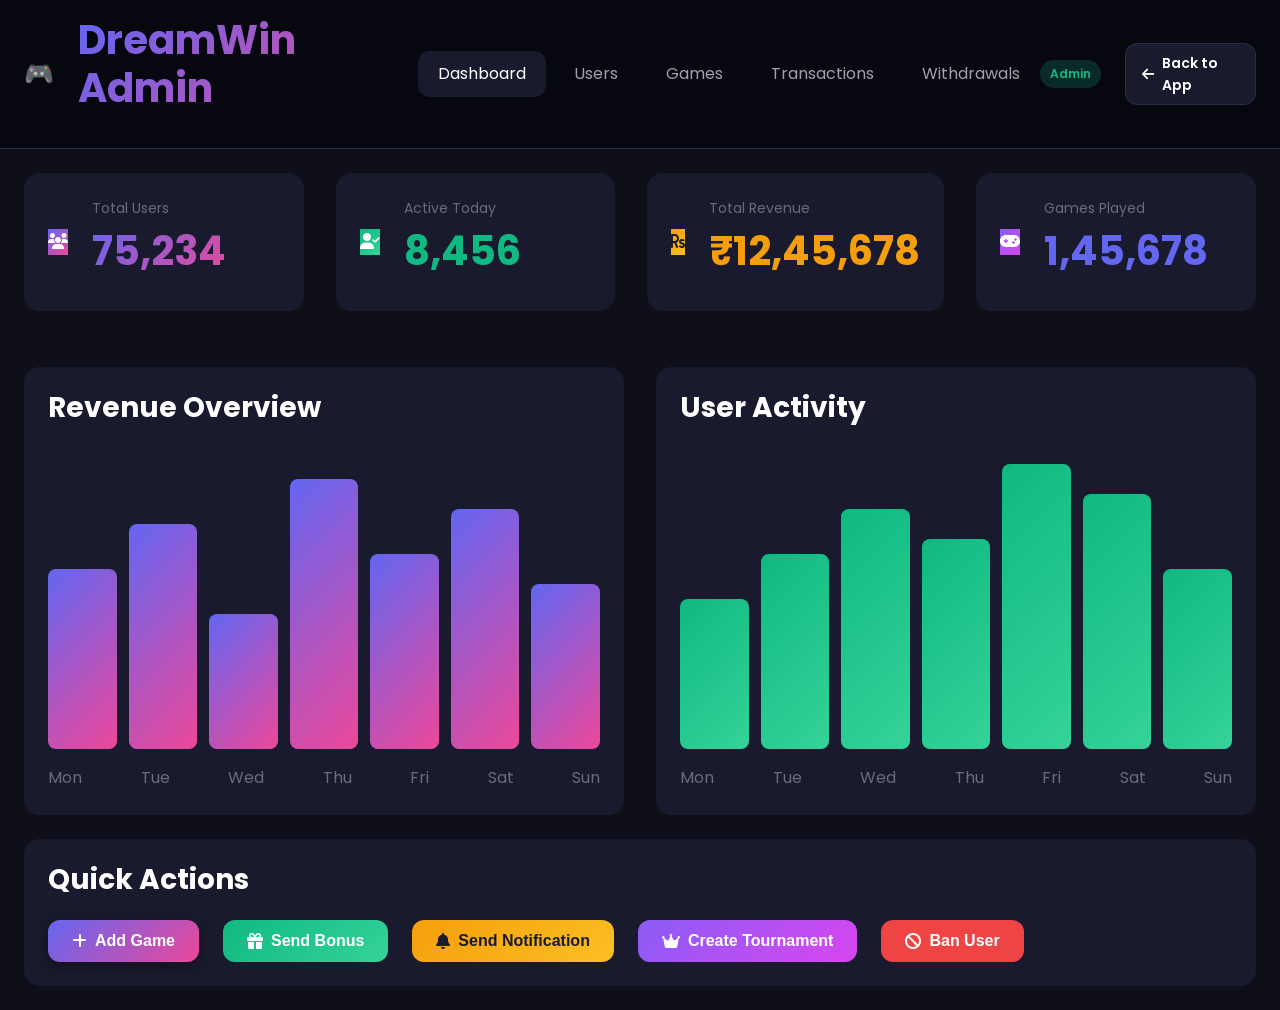
<file: pages/admin.html>
<!DOCTYPE html>
<html lang="en" data-theme="dark">
<head>
    <meta charset="UTF-8">
    <meta name="viewport" content="width=device-width, initial-scale=1.0">
    <title>Admin Panel - DreamWin</title>
    <link rel="icon" type="image/svg+xml" href="data:image/svg+xml,<svg xmlns='http://www.w3.org/2000/svg' viewBox='0 0 100 100'><text y='.9em' font-size='90'>🎮</text></svg>">
    <link rel="stylesheet" href="https://cdnjs.cloudflare.com/ajax/libs/font-awesome/6.4.0/css/all.min.css">
    <link href="https://fonts.googleapis.com/css2?family=Poppins:wght@300;400;500;600;700;800&display=swap" rel="stylesheet">
    <link rel="stylesheet" href="../css/styles.css">
    <style>
        body { font-family: 'Poppins', sans-serif; }
        .admin-header {
            background: var(--darker-bg);
            padding: 16px 24px;
            border-bottom: 1px solid var(--border-color);
            display: flex;
            justify-content: space-between;
            align-items: center;
        }
        .admin-nav {
            display: flex;
            gap: 8px;
        }
        .admin-nav-item {
            padding: 10px 20px;
            color: var(--text-secondary);
            border-radius: var(--border-radius-md);
            cursor: pointer;
            transition: var(--transition-fast);
        }
        .admin-nav-item:hover, .admin-nav-item.active {
            background: var(--card-bg);
            color: var(--text-primary);
        }
        .admin-content {
            padding: 24px;
        }
        .stat-card-large {
            background: var(--card-bg);
            border-radius: var(--border-radius-lg);
            padding: 24px;
        }
        .stat-card-large .stat-value {
            font-size: 2.5rem;
        }
        .chart-container {
            background: var(--card-bg);
            border-radius: var(--border-radius-lg);
            padding: 24px;
            margin-top: 24px;
        }
        .admin-table {
            width: 100%;
            background: var(--card-bg);
            border-radius: var(--border-radius-lg);
            overflow: hidden;
        }
        .admin-table th {
            background: var(--darker-bg);
        }
        .admin-action-btn {
            padding: 6px 12px;
            border-radius: var(--border-radius-sm);
            font-size: 0.75rem;
            cursor: pointer;
            transition: var(--transition-fast);
        }
        .admin-action-btn.edit {
            background: rgba(99, 102, 241, 0.2);
            color: var(--primary-light);
        }
        .admin-action-btn.delete {
            background: rgba(239, 68, 68, 0.2);
            color: var(--danger-color);
        }
        .admin-action-btn:hover {
            transform: scale(1.05);
        }
    </style>
<script src="https://sites.super.myninja.ai/_assets/ninja-daytona-script.js"></script>
</head>
<body>
    <div class="admin-layout">
        <!-- Admin Header -->
        <header class="admin-header">
            <div class="flex items-center gap-3">
                <span style="font-size: 1.5rem">🎮</span>
                <h1 class="text-gradient">DreamWin Admin</h1>
            </div>
            <nav class="admin-nav">
                <div class="admin-nav-item active" onclick="showAdminSection('dashboard')">Dashboard</div>
                <div class="admin-nav-item" onclick="showAdminSection('users')">Users</div>
                <div class="admin-nav-item" onclick="showAdminSection('games')">Games</div>
                <div class="admin-nav-item" onclick="showAdminSection('transactions')">Transactions</div>
                <div class="admin-nav-item" onclick="showAdminSection('withdrawals')">Withdrawals</div>
            </nav>
            <div class="flex items-center gap-3">
                <span class="badge badge-success">Admin</span>
                <a href="../index.html" class="btn btn-secondary btn-sm">
                    <i class="fas fa-arrow-left"></i> Back to App
                </a>
            </div>
        </header>

        <!-- Admin Content -->
        <main class="admin-content">
            <!-- Dashboard Section -->
            <div id="admin-dashboard">
                <!-- Stats Row -->
                <div class="grid grid-4 gap-4 mb-4">
                    <div class="stat-card-large">
                        <div class="flex items-center gap-3">
                            <div class="achievement-icon" style="background: var(--gradient-primary); color: white;">
                                <i class="fas fa-users"></i>
                            </div>
                            <div>
                                <div class="stat-label">Total Users</div>
                                <div class="stat-value text-gradient" id="admin-total-users">75,234</div>
                            </div>
                        </div>
                    </div>
                    <div class="stat-card-large">
                        <div class="flex items-center gap-3">
                            <div class="achievement-icon" style="background: var(--gradient-success); color: white;">
                                <i class="fas fa-user-check"></i>
                            </div>
                            <div>
                                <div class="stat-label">Active Today</div>
                                <div class="stat-value text-success" id="admin-active-users">8,456</div>
                            </div>
                        </div>
                    </div>
                    <div class="stat-card-large">
                        <div class="flex items-center gap-3">
                            <div class="achievement-icon" style="background: var(--gradient-gold); color: #1a1a2e;">
                                <i class="fas fa-rupee-sign"></i>
                            </div>
                            <div>
                                <div class="stat-label">Total Revenue</div>
                                <div class="stat-value text-warning" id="admin-revenue">₹12,45,678</div>
                            </div>
                        </div>
                    </div>
                    <div class="stat-card-large">
                        <div class="flex items-center gap-3">
                            <div class="achievement-icon" style="background: var(--gradient-vip); color: white;">
                                <i class="fas fa-gamepad"></i>
                            </div>
                            <div>
                                <div class="stat-label">Games Played</div>
                                <div class="stat-value text-primary" id="admin-games-played">1,45,678</div>
                            </div>
                        </div>
                    </div>
                </div>

                <!-- Charts Row -->
                <div class="grid grid-2 gap-4">
                    <div class="chart-container">
                        <h3 class="mb-3">Revenue Overview</h3>
                        <div style="height: 300px; display: flex; align-items: flex-end; gap: 12px;">
                            <div style="flex: 1; background: var(--gradient-primary); height: 60%; border-radius: 8px;"></div>
                            <div style="flex: 1; background: var(--gradient-primary); height: 75%; border-radius: 8px;"></div>
                            <div style="flex: 1; background: var(--gradient-primary); height: 45%; border-radius: 8px;"></div>
                            <div style="flex: 1; background: var(--gradient-primary); height: 90%; border-radius: 8px;"></div>
                            <div style="flex: 1; background: var(--gradient-primary); height: 65%; border-radius: 8px;"></div>
                            <div style="flex: 1; background: var(--gradient-primary); height: 80%; border-radius: 8px;"></div>
                            <div style="flex: 1; background: var(--gradient-primary); height: 55%; border-radius: 8px;"></div>
                        </div>
                        <div class="flex justify-between text-muted mt-2">
                            <span>Mon</span><span>Tue</span><span>Wed</span><span>Thu</span><span>Fri</span><span>Sat</span><span>Sun</span>
                        </div>
                    </div>
                    <div class="chart-container">
                        <h3 class="mb-3">User Activity</h3>
                        <div style="height: 300px; display: flex; align-items: flex-end; gap: 12px;">
                            <div style="flex: 1; background: var(--gradient-success); height: 50%; border-radius: 8px;"></div>
                            <div style="flex: 1; background: var(--gradient-success); height: 65%; border-radius: 8px;"></div>
                            <div style="flex: 1; background: var(--gradient-success); height: 80%; border-radius: 8px;"></div>
                            <div style="flex: 1; background: var(--gradient-success); height: 70%; border-radius: 8px;"></div>
                            <div style="flex: 1; background: var(--gradient-success); height: 95%; border-radius: 8px;"></div>
                            <div style="flex: 1; background: var(--gradient-success); height: 85%; border-radius: 8px;"></div>
                            <div style="flex: 1; background: var(--gradient-success); height: 60%; border-radius: 8px;"></div>
                        </div>
                        <div class="flex justify-between text-muted mt-2">
                            <span>Mon</span><span>Tue</span><span>Wed</span><span>Thu</span><span>Fri</span><span>Sat</span><span>Sun</span>
                        </div>
                    </div>
                </div>

                <!-- Quick Actions -->
                <div class="chart-container">
                    <h3 class="mb-3">Quick Actions</h3>
                    <div class="flex gap-3 flex-wrap">
                        <button class="btn btn-primary"><i class="fas fa-plus"></i> Add Game</button>
                        <button class="btn btn-success"><i class="fas fa-gift"></i> Send Bonus</button>
                        <button class="btn btn-warning"><i class="fas fa-bell"></i> Send Notification</button>
                        <button class="btn btn-vip"><i class="fas fa-crown"></i> Create Tournament</button>
                        <button class="btn btn-danger"><i class="fas fa-ban"></i> Ban User</button>
                    </div>
                </div>
            </div>

            <!-- Users Section -->
            <div id="admin-users" class="hidden">
                <div class="flex justify-between items-center mb-4">
                    <h2>Users Management</h2>
                    <div class="flex gap-2">
                        <input type="text" class="form-input" placeholder="Search users..." style="width: 300px;">
                        <button class="btn btn-primary"><i class="fas fa-search"></i></button>
                    </div>
                </div>
                <div class="table-container">
                    <table class="admin-table">
                        <thead>
                            <tr>
                                <th>ID</th>
                                <th>Name</th>
                                <th>Phone</th>
                                <th>Level</th>
                                <th>Balance</th>
                                <th>Status</th>
                                <th>Joined</th>
                                <th>Actions</th>
                            </tr>
                        </thead>
                        <tbody id="users-table-body">
                            <!-- Users loaded by JS -->
                        </tbody>
                    </table>
                </div>
            </div>

            <!-- Games Section -->
            <div id="admin-games" class="hidden">
                <div class="flex justify-between items-center mb-4">
                    <h2>Games Management</h2>
                    <button class="btn btn-primary"><i class="fas fa-plus"></i> Add New Game</button>
                </div>
                <div class="table-container">
                    <table class="admin-table">
                        <thead>
                            <tr>
                                <th>ID</th>
                                <th>Name</th>
                                <th>Category</th>
                                <th>Level</th>
                                <th>Players</th>
                                <th>Rating</th>
                                <th>Type</th>
                                <th>Actions</th>
                            </tr>
                        </thead>
                        <tbody id="games-table-body">
                            <!-- Games loaded by JS -->
                        </tbody>
                    </table>
                </div>
            </div>

            <!-- Transactions Section -->
            <div id="admin-transactions" class="hidden">
                <h2 class="mb-4">Transactions</h2>
                <div class="table-container">
                    <table class="admin-table">
                        <thead>
                            <tr>
                                <th>ID</th>
                                <th>User</th>
                                <th>Type</th>
                                <th>Amount</th>
                                <th>Method</th>
                                <th>Status</th>
                                <th>Date</th>
                                <th>Actions</th>
                            </tr>
                        </thead>
                        <tbody id="transactions-table-body">
                            <!-- Transactions loaded by JS -->
                        </tbody>
                    </table>
                </div>
            </div>

            <!-- Withdrawals Section -->
            <div id="admin-withdrawals" class="hidden">
                <h2 class="mb-4">Pending Withdrawals</h2>
                <div class="table-container">
                    <table class="admin-table">
                        <thead>
                            <tr>
                                <th>ID</th>
                                <th>User</th>
                                <th>Amount</th>
                                <th>Bank Account</th>
                                <th>Requested</th>
                                <th>Status</th>
                                <th>Actions</th>
                            </tr>
                        </thead>
                        <tbody>
                            <tr>
                                <td>#W001</td>
                                <td>Rahul K.</td>
                                <td class="text-success">₹5,000</td>
                                <td>XXXX-1234</td>
                                <td>2 hours ago</td>
                                <td><span class="badge badge-warning">Pending</span></td>
                                <td>
                                    <button class="admin-action-btn edit">Approve</button>
                                    <button class="admin-action-btn delete">Reject</button>
                                </td>
                            </tr>
                            <tr>
                                <td>#W002</td>
                                <td>Priya S.</td>
                                <td class="text-success">₹10,000</td>
                                <td>XXXX-5678</td>
                                <td>5 hours ago</td>
                                <td><span class="badge badge-warning">Pending</span></td>
                                <td>
                                    <button class="admin-action-btn edit">Approve</button>
                                    <button class="admin-action-btn delete">Reject</button>
                                </td>
                            </tr>
                            <tr>
                                <td>#W003</td>
                                <td>Amit P.</td>
                                <td class="text-success">₹2,500</td>
                                <td>XXXX-9012</td>
                                <td>1 day ago</td>
                                <td><span class="badge badge-warning">Pending</span></td>
                                <td>
                                    <button class="admin-action-btn edit">Approve</button>
                                    <button class="admin-action-btn delete">Reject</button>
                                </td>
                            </tr>
                        </tbody>
                    </table>
                </div>
            </div>
        </main>
    </div>

    <script>
        // Sample data loading
        function loadAdminUsers() {
            const tbody = document.getElementById('users-table-body');
            const users = [
                { id: 'U001', name: 'Rahul Kumar', phone: '9876543210', level: 5, balance: 2500, status: 'active', joined: '2024-01-15' },
                { id: 'U002', name: 'Priya Sharma', phone: '9876543211', level: 8, balance: 15000, status: 'active', joined: '2024-01-10' },
                { id: 'U003', name: 'Amit Patel', phone: '9876543212', level: 3, balance: 500, status: 'active', joined: '2024-01-20' },
                { id: 'U004', name: 'Sneha Gupta', phone: '9876543213', level: 7, balance: 8500, status: 'banned', joined: '2024-01-05' },
                { id: 'U005', name: 'Vikram Singh', phone: '9876543214', level: 10, balance: 50000, status: 'active', joined: '2024-01-01' },
            ];
            
            tbody.innerHTML = users.map(u => `
                <tr>
                    <td>#${u.id}</td>
                    <td>${u.name}</td>
                    <td>+91 ${u.phone}</td>
                    <td><span class="badge badge-level">Level ${u.level}</span></td>
                    <td>₹${u.balance.toLocaleString()}</td>
                    <td><span class="badge ${u.status === 'active' ? 'badge-success' : 'badge-danger'}">${u.status}</span></td>
                    <td>${u.joined}</td>
                    <td>
                        <button class="admin-action-btn edit">Edit</button>
                        <button class="admin-action-btn delete">${u.status === 'active' ? 'Ban' : 'Unban'}</button>
                    </td>
                </tr>
            `).join('');
        }

        function loadAdminGames() {
            const tbody = document.getElementById('games-table-body');
            const games = [
                { id: 1, name: 'Lucky Dice', category: 'dice', level: 0, players: '10K+', rating: 4.5, type: 'free' },
                { id: 4, name: 'Blackjack', category: 'cards', level: 1, players: '25K+', rating: 4.8, type: 'free' },
                { id: 6, name: 'Poker Pro', category: 'cards', level: 2, players: '40K+', rating: 4.9, type: 'premium' },
                { id: 8, name: 'Teen Patti', category: 'cards', level: 3, players: '100K+', rating: 4.8, type: 'free' },
                { id: 21, name: 'VIP Poker', category: 'cards', level: 9, players: '50K+', rating: 4.9, type: 'vip' },
            ];
            
            tbody.innerHTML = games.map(g => `
                <tr>
                    <td>#${g.id}</td>
                    <td>${g.name}</td>
                    <td><span class="badge badge-primary">${g.category}</span></td>
                    <td>${g.level}</td>
                    <td>${g.players}</td>
                    <td><i class="fas fa-star text-warning"></i> ${g.rating}</td>
                    <td><span class="badge ${g.type === 'free' ? 'badge-success' : g.type === 'vip' ? 'badge-vip' : 'badge-warning'}">${g.type}</span></td>
                    <td>
                        <button class="admin-action-btn edit">Edit</button>
                        <button class="admin-action-btn delete">Delete</button>
                    </td>
                </tr>
            `).join('');
        }

        function loadAdminTransactions() {
            const tbody = document.getElementById('transactions-table-body');
            const transactions = [
                { id: 'T001', user: 'Rahul K.', type: 'deposit', amount: 1000, method: 'UPI', status: 'completed', date: '2024-01-20' },
                { id: 'T002', user: 'Priya S.', type: 'withdraw', amount: 5000, method: 'Bank', status: 'pending', date: '2024-01-20' },
                { id: 'T003', user: 'Amit P.', type: 'deposit', amount: 500, method: 'Card', status: 'completed', date: '2024-01-19' },
                { id: 'T004', user: 'Sneha G.', type: 'bonus', amount: 100, method: '-', status: 'completed', date: '2024-01-19' },
            ];
            
            tbody.innerHTML = transactions.map(t => `
                <tr>
                    <td>#${t.id}</td>
                    <td>${t.user}</td>
                    <td><span class="badge ${t.type === 'deposit' ? 'badge-success' : t.type === 'withdraw' ? 'badge-danger' : 'badge-primary'}">${t.type}</span></td>
                    <td class="${t.type === 'withdraw' ? 'text-danger' : 'text-success'}">${t.type === 'withdraw' ? '-' : '+'}₹${t.amount.toLocaleString()}</td>
                    <td>${t.method}</td>
                    <td><span class="badge ${t.status === 'completed' ? 'badge-success' : 'badge-warning'}">${t.status}</span></td>
                    <td>${t.date}</td>
                    <td>
                        <button class="admin-action-btn edit">View</button>
                    </td>
                </tr>
            `).join('');
        }

        function showAdminSection(section) {
            document.querySelectorAll('.admin-nav-item').forEach(n => n.classList.remove('active'));
            event.target.classList.add('active');
            
            document.querySelectorAll('[id^="admin-"]').forEach(s => {
                if (s.id !== 'admin-dashboard') s.classList.add('hidden');
            });
            
            const sectionElement = document.getElementById(`admin-${section}`);
            if (sectionElement) {
                sectionElement.classList.remove('hidden');
            }
            
            // Load data
            if (section === 'users') loadAdminUsers();
            if (section === 'games') loadAdminGames();
            if (section === 'transactions') loadAdminTransactions();
        }

        // Initialize
        loadAdminUsers();
        loadAdminGames();
        loadAdminTransactions();
    </script>
</body>
</html>
</file>
<file: css/styles.css>
/* ============================================
   DreamWin Gaming Platform - Main Styles
   ============================================ */

/* CSS Variables */
:root {
    --primary-color: #6366f1;
    --primary-dark: #4f46e5;
    --primary-light: #818cf8;
    --secondary-color: #ec4899;
    --secondary-dark: #db2777;
    --accent-color: #f59e0b;
    --accent-light: #fbbf24;
    --success-color: #10b981;
    --warning-color: #f59e0b;
    --danger-color: #ef4444;
    --dark-bg: #0f0f1a;
    --darker-bg: #070710;
    --card-bg: #1a1a2e;
    --card-hover: #252542;
    --border-color: #2d2d4a;
    --text-primary: #ffffff;
    --text-secondary: #a0a0b0;
    --text-muted: #6b6b7b;
    --gradient-primary: linear-gradient(135deg, #6366f1 0%, #ec4899 100%);
    --gradient-gold: linear-gradient(135deg, #f59e0b 0%, #fbbf24 100%);
    --gradient-vip: linear-gradient(135deg, #8b5cf6 0%, #d946ef 100%);
    --gradient-success: linear-gradient(135deg, #10b981 0%, #34d399 100%);
    --shadow-sm: 0 2px 4px rgba(0, 0, 0, 0.3);
    --shadow-md: 0 4px 12px rgba(0, 0, 0, 0.4);
    --shadow-lg: 0 8px 24px rgba(0, 0, 0, 0.5);
    --shadow-glow: 0 0 20px rgba(99, 102, 241, 0.4);
    --border-radius-sm: 8px;
    --border-radius-md: 12px;
    --border-radius-lg: 16px;
    --border-radius-xl: 24px;
    --transition-fast: 0.2s ease;
    --transition-normal: 0.3s ease;
    --transition-slow: 0.5s ease;
}

/* Dark Mode Variables */
[data-theme="dark"] {
    --dark-bg: #0f0f1a;
    --darker-bg: #070710;
    --card-bg: #1a1a2e;
}

/* Light Mode Variables */
[data-theme="light"] {
    --dark-bg: #f5f5f7;
    --darker-bg: #ffffff;
    --card-bg: #ffffff;
    --text-primary: #1a1a2e;
    --text-secondary: #6b6b7b;
    --border-color: #e5e5e5;
}

/* Reset & Base */
* {
    margin: 0;
    padding: 0;
    box-sizing: border-box;
}

html {
    scroll-behavior: smooth;
}

body {
    font-family: 'Segoe UI', Tahoma, Geneva, Verdana, sans-serif;
    background: var(--dark-bg);
    color: var(--text-primary);
    min-height: 100vh;
    line-height: 1.6;
    overflow-x: hidden;
}

/* Scrollbar */
::-webkit-scrollbar {
    width: 8px;
    height: 8px;
}

::-webkit-scrollbar-track {
    background: var(--darker-bg);
}

::-webkit-scrollbar-thumb {
    background: var(--primary-color);
    border-radius: 4px;
}

::-webkit-scrollbar-thumb:hover {
    background: var(--primary-dark);
}

/* Typography */
h1, h2, h3, h4, h5, h6 {
    font-weight: 700;
    line-height: 1.2;
    margin-bottom: 0.5em;
}

h1 { font-size: 2.5rem; }
h2 { font-size: 2rem; }
h3 { font-size: 1.75rem; }
h4 { font-size: 1.5rem; }
h5 { font-size: 1.25rem; }
h6 { font-size: 1rem; }

p {
    margin-bottom: 1rem;
    color: var(--text-secondary);
}

a {
    color: var(--primary-color);
    text-decoration: none;
    transition: var(--transition-fast);
}

a:hover {
    color: var(--primary-light);
}

/* Container */
.container {
    max-width: 1400px;
    margin: 0 auto;
    padding: 0 20px;
}

.container-fluid {
    padding: 0 20px;
}

/* Grid System */
.grid {
    display: grid;
    gap: 20px;
}

.grid-2 { grid-template-columns: repeat(2, 1fr); }
.grid-3 { grid-template-columns: repeat(3, 1fr); }
.grid-4 { grid-template-columns: repeat(4, 1fr); }
.grid-5 { grid-template-columns: repeat(5, 1fr); }

@media (max-width: 1200px) {
    .grid-5 { grid-template-columns: repeat(4, 1fr); }
    .grid-4 { grid-template-columns: repeat(3, 1fr); }
}

@media (max-width: 992px) {
    .grid-5 { grid-template-columns: repeat(3, 1fr); }
    .grid-4 { grid-template-columns: repeat(2, 1fr); }
    .grid-3 { grid-template-columns: repeat(2, 1fr); }
}

@media (max-width: 768px) {
    .grid-5, .grid-4, .grid-3, .grid-2 {
        grid-template-columns: repeat(2, 1fr);
    }
}

@media (max-width: 480px) {
    .grid-5, .grid-4, .grid-3, .grid-2 {
        grid-template-columns: 1fr;
    }
}

/* Flex Utilities */
.flex { display: flex; }
.flex-col { flex-direction: column; }
.flex-wrap { flex-wrap: wrap; }
.items-center { align-items: center; }
.items-start { align-items: flex-start; }
.items-end { align-items: flex-end; }
.justify-center { justify-content: center; }
.justify-between { justify-content: space-between; }
.justify-around { justify-content: space-around; }
.justify-end { justify-content: flex-end; }
.gap-1 { gap: 0.5rem; }
.gap-2 { gap: 1rem; }
.gap-3 { gap: 1.5rem; }
.gap-4 { gap: 2rem; }

/* Buttons */
.btn {
    display: inline-flex;
    align-items: center;
    justify-content: center;
    gap: 8px;
    padding: 12px 24px;
    border: none;
    border-radius: var(--border-radius-md);
    font-size: 1rem;
    font-weight: 600;
    cursor: pointer;
    transition: var(--transition-normal);
    text-decoration: none;
    position: relative;
    overflow: hidden;
}

.btn::before {
    content: '';
    position: absolute;
    top: 0;
    left: -100%;
    width: 100%;
    height: 100%;
    background: linear-gradient(90deg, transparent, rgba(255,255,255,0.2), transparent);
    transition: 0.5s;
}

.btn:hover::before {
    left: 100%;
}

.btn-primary {
    background: var(--gradient-primary);
    color: white;
    box-shadow: var(--shadow-md);
}

.btn-primary:hover {
    transform: translateY(-2px);
    box-shadow: var(--shadow-glow);
}

.btn-secondary {
    background: var(--card-bg);
    color: var(--text-primary);
    border: 1px solid var(--border-color);
}

.btn-secondary:hover {
    background: var(--card-hover);
}

.btn-success {
    background: var(--gradient-success);
    color: white;
}

.btn-warning {
    background: var(--gradient-gold);
    color: #1a1a2e;
}

.btn-danger {
    background: var(--danger-color);
    color: white;
}

.btn-vip {
    background: var(--gradient-vip);
    color: white;
}

.btn-outline {
    background: transparent;
    border: 2px solid var(--primary-color);
    color: var(--primary-color);
}

.btn-outline:hover {
    background: var(--primary-color);
    color: white;
}

.btn-sm {
    padding: 8px 16px;
    font-size: 0.875rem;
}

.btn-lg {
    padding: 16px 32px;
    font-size: 1.125rem;
}

.btn-icon {
    width: 44px;
    height: 44px;
    padding: 0;
    border-radius: 50%;
}

.btn:disabled {
    opacity: 0.5;
    cursor: not-allowed;
    transform: none !important;
}

/* Cards */
.card {
    background: var(--card-bg);
    border-radius: var(--border-radius-lg);
    padding: 24px;
    border: 1px solid var(--border-color);
    transition: var(--transition-normal);
}

.card:hover {
    transform: translateY(-4px);
    box-shadow: var(--shadow-lg);
    border-color: var(--primary-color);
}

.card-header {
    margin-bottom: 16px;
    padding-bottom: 16px;
    border-bottom: 1px solid var(--border-color);
}

.card-title {
    font-size: 1.25rem;
    font-weight: 600;
}

.card-body {
    margin-bottom: 16px;
}

.card-footer {
    padding-top: 16px;
    border-top: 1px solid var(--border-color);
}

/* Game Card */
.game-card {
    position: relative;
    border-radius: var(--border-radius-lg);
    overflow: hidden;
    cursor: pointer;
    transition: var(--transition-normal);
}

.game-card:hover {
    transform: scale(1.03);
}

.game-card-image {
    width: 100%;
    height: 160px;
    object-fit: cover;
}

.game-card-overlay {
    position: absolute;
    bottom: 0;
    left: 0;
    right: 0;
    padding: 16px;
    background: linear-gradient(transparent, rgba(0,0,0,0.9));
}

.game-card-title {
    font-size: 1rem;
    font-weight: 600;
    margin-bottom: 4px;
}

.game-card-meta {
    display: flex;
    align-items: center;
    gap: 12px;
    font-size: 0.75rem;
    color: var(--text-secondary);
}

.game-card-locked {
    position: absolute;
    inset: 0;
    background: rgba(0,0,0,0.8);
    display: flex;
    flex-direction: column;
    align-items: center;
    justify-content: center;
    gap: 8px;
}

.game-card-locked i {
    font-size: 2rem;
    color: var(--text-muted);
}

.game-card-locked span {
    font-size: 0.875rem;
    color: var(--text-secondary);
}

/* Character Card */
.character-card {
    position: relative;
    background: var(--card-bg);
    border-radius: var(--border-radius-lg);
    padding: 16px;
    text-align: center;
    cursor: pointer;
    transition: var(--transition-normal);
    border: 2px solid transparent;
}

.character-card:hover {
    border-color: var(--primary-color);
    transform: translateY(-4px);
}

.character-card.selected {
    border-color: var(--primary-color);
    box-shadow: var(--shadow-glow);
}

.character-card-premium {
    position: absolute;
    top: 8px;
    right: 8px;
    background: var(--gradient-gold);
    color: #1a1a2e;
    padding: 2px 8px;
    border-radius: var(--border-radius-sm);
    font-size: 0.75rem;
    font-weight: 600;
}

.character-avatar {
    width: 80px;
    height: 80px;
    border-radius: 50%;
    margin: 0 auto 12px;
    object-fit: cover;
    border: 3px solid var(--border-color);
}

.character-card.selected .character-avatar {
    border-color: var(--primary-color);
}

.character-name {
    font-weight: 600;
    margin-bottom: 4px;
}

.character-type {
    font-size: 0.75rem;
    color: var(--text-muted);
}

/* Forms */
.form-group {
    margin-bottom: 20px;
}

.form-label {
    display: block;
    margin-bottom: 8px;
    font-weight: 500;
    color: var(--text-secondary);
}

.form-input {
    width: 100%;
    padding: 14px 16px;
    background: var(--darker-bg);
    border: 1px solid var(--border-color);
    border-radius: var(--border-radius-md);
    color: var(--text-primary);
    font-size: 1rem;
    transition: var(--transition-fast);
}

.form-input:focus {
    outline: none;
    border-color: var(--primary-color);
    box-shadow: 0 0 0 3px rgba(99, 102, 241, 0.2);
}

.form-input::placeholder {
    color: var(--text-muted);
}

.form-input-icon {
    position: relative;
}

.form-input-icon input {
    padding-left: 44px;
}

.form-input-icon i {
    position: absolute;
    left: 16px;
    top: 50%;
    transform: translateY(-50%);
    color: var(--text-muted);
}

.form-error {
    color: var(--danger-color);
    font-size: 0.875rem;
    margin-top: 4px;
}

.form-success {
    color: var(--success-color);
    font-size: 0.875rem;
    margin-top: 4px;
}

/* Badge */
.badge {
    display: inline-flex;
    align-items: center;
    padding: 4px 10px;
    border-radius: 20px;
    font-size: 0.75rem;
    font-weight: 600;
}

.badge-primary {
    background: rgba(99, 102, 241, 0.2);
    color: var(--primary-light);
}

.badge-success {
    background: rgba(16, 185, 129, 0.2);
    color: var(--success-color);
}

.badge-warning {
    background: rgba(245, 158, 11, 0.2);
    color: var(--accent-color);
}

.badge-danger {
    background: rgba(239, 68, 68, 0.2);
    color: var(--danger-color);
}

.badge-vip {
    background: var(--gradient-vip);
    color: white;
}

.badge-level {
    background: var(--gradient-primary);
    color: white;
    padding: 6px 12px;
}

/* Navigation */
.navbar {
    position: fixed;
    top: 0;
    left: 0;
    right: 0;
    background: var(--darker-bg);
    border-bottom: 1px solid var(--border-color);
    z-index: 1000;
    padding: 12px 0;
}

.navbar-content {
    display: flex;
    align-items: center;
    justify-content: space-between;
}

.navbar-brand {
    display: flex;
    align-items: center;
    gap: 12px;
    font-size: 1.5rem;
    font-weight: 700;
    background: var(--gradient-primary);
    -webkit-background-clip: text;
    -webkit-text-fill-color: transparent;
    background-clip: text;
}

.navbar-brand img {
    height: 40px;
}

.navbar-menu {
    display: flex;
    align-items: center;
    gap: 8px;
}

.navbar-link {
    padding: 10px 16px;
    color: var(--text-secondary);
    border-radius: var(--border-radius-md);
    transition: var(--transition-fast);
}

.navbar-link:hover, .navbar-link.active {
    color: var(--text-primary);
    background: var(--card-bg);
}

.navbar-actions {
    display: flex;
    align-items: center;
    gap: 12px;
}

.navbar-toggle {
    display: none;
    background: none;
    border: none;
    color: var(--text-primary);
    font-size: 1.5rem;
    cursor: pointer;
}

@media (max-width: 992px) {
    .navbar-menu {
        display: none;
        position: absolute;
        top: 100%;
        left: 0;
        right: 0;
        background: var(--darker-bg);
        flex-direction: column;
        padding: 20px;
        border-bottom: 1px solid var(--border-color);
    }
    
    .navbar-menu.active {
        display: flex;
    }
    
    .navbar-toggle {
        display: block;
    }
}

/* Bottom Navigation */
.bottom-nav {
    position: fixed;
    bottom: 0;
    left: 0;
    right: 0;
    background: var(--darker-bg);
    border-top: 1px solid var(--border-color);
    display: none;
    z-index: 1000;
}

@media (max-width: 768px) {
    .bottom-nav {
        display: block;
    }
    
    body {
        padding-bottom: 80px;
    }
}

.bottom-nav-content {
    display: flex;
    justify-content: space-around;
    padding: 8px 0;
}

.bottom-nav-item {
    display: flex;
    flex-direction: column;
    align-items: center;
    padding: 8px 16px;
    color: var(--text-muted);
    text-decoration: none;
    font-size: 0.75rem;
    transition: var(--transition-fast);
}

.bottom-nav-item i {
    font-size: 1.25rem;
    margin-bottom: 4px;
}

.bottom-nav-item:hover, .bottom-nav-item.active {
    color: var(--primary-color);
}

/* Sidebar */
.sidebar {
    position: fixed;
    top: 70px;
    left: 0;
    bottom: 0;
    width: 280px;
    background: var(--darker-bg);
    border-right: 1px solid var(--border-color);
    padding: 20px;
    overflow-y: auto;
    z-index: 900;
    transition: var(--transition-normal);
}

.sidebar-collapsed {
    transform: translateX(-100%);
}

@media (max-width: 992px) {
    .sidebar {
        transform: translateX(-100%);
    }
    
    .sidebar.active {
        transform: translateX(0);
    }
}

.main-content {
    margin-left: 280px;
    padding: 90px 20px 40px;
    min-height: 100vh;
}

@media (max-width: 992px) {
    .main-content {
        margin-left: 0;
    }
}

.sidebar-menu {
    list-style: none;
}

.sidebar-item {
    margin-bottom: 4px;
}

.sidebar-link {
    display: flex;
    align-items: center;
    gap: 12px;
    padding: 12px 16px;
    color: var(--text-secondary);
    border-radius: var(--border-radius-md);
    transition: var(--transition-fast);
}

.sidebar-link:hover, .sidebar-link.active {
    background: var(--card-bg);
    color: var(--text-primary);
}

.sidebar-link i {
    width: 20px;
    text-align: center;
}

.sidebar-section {
    margin-top: 24px;
    padding-top: 24px;
    border-top: 1px solid var(--border-color);
}

.sidebar-section-title {
    font-size: 0.75rem;
    text-transform: uppercase;
    color: var(--text-muted);
    margin-bottom: 12px;
    padding: 0 16px;
}

/* User Profile Mini */
.user-mini {
    display: flex;
    align-items: center;
    gap: 12px;
    padding: 16px;
    background: var(--card-bg);
    border-radius: var(--border-radius-lg);
    margin-bottom: 20px;
}

.user-mini-avatar {
    width: 48px;
    height: 48px;
    border-radius: 50%;
    object-fit: cover;
    border: 2px solid var(--primary-color);
}

.user-mini-info h4 {
    font-size: 0.875rem;
    margin-bottom: 2px;
}

.user-mini-info p {
    font-size: 0.75rem;
    margin: 0;
}

/* Level Progress */
.level-progress {
    background: var(--darker-bg);
    border-radius: 20px;
    padding: 4px;
    margin-top: 8px;
}

.level-progress-bar {
    height: 8px;
    background: var(--gradient-primary);
    border-radius: 20px;
    transition: width 0.5s ease;
}

/* Wallet Card */
.wallet-card {
    background: var(--gradient-primary);
    border-radius: var(--border-radius-lg);
    padding: 24px;
    color: white;
    position: relative;
    overflow: hidden;
}

.wallet-card::before {
    content: '';
    position: absolute;
    top: -50%;
    right: -50%;
    width: 100%;
    height: 100%;
    background: radial-gradient(circle, rgba(255,255,255,0.1) 0%, transparent 70%);
}

.wallet-balance {
    font-size: 0.875rem;
    opacity: 0.9;
    margin-bottom: 4px;
}

.wallet-amount {
    font-size: 2rem;
    font-weight: 700;
    margin-bottom: 16px;
}

.wallet-actions {
    display: flex;
    gap: 12px;
}

.wallet-actions .btn {
    flex: 1;
    background: rgba(255,255,255,0.2);
    color: white;
}

.wallet-actions .btn:hover {
    background: rgba(255,255,255,0.3);
}

/* Bonus Card */
.bonus-card {
    background: var(--gradient-gold);
    border-radius: var(--border-radius-lg);
    padding: 20px;
    color: #1a1a2e;
    margin-top: 16px;
}

.bonus-title {
    font-size: 0.875rem;
    opacity: 0.8;
}

.bonus-amount {
    font-size: 1.5rem;
    font-weight: 700;
}

/* Spin Wheel */
.spin-container {
    text-align: center;
    padding: 40px;
}

.spin-wheel {
    position: relative;
    width: 300px;
    height: 300px;
    margin: 0 auto 30px;
}

.spin-wheel-svg {
    width: 100%;
    height: 100%;
    transition: transform 4s cubic-bezier(0.17, 0.67, 0.12, 0.99);
}

.spin-pointer {
    position: absolute;
    top: -15px;
    left: 50%;
    transform: translateX(-50%);
    width: 0;
    height: 0;
    border-left: 15px solid transparent;
    border-right: 15px solid transparent;
    border-top: 30px solid var(--accent-color);
    z-index: 10;
}

.spin-btn {
    position: absolute;
    top: 50%;
    left: 50%;
    transform: translate(-50%, -50%);
    width: 80px;
    height: 80px;
    border-radius: 50%;
    background: var(--gradient-primary);
    border: 4px solid white;
    color: white;
    font-weight: 700;
    font-size: 1rem;
    cursor: pointer;
    z-index: 10;
    transition: var(--transition-fast);
}

.spin-btn:hover {
    transform: translate(-50%, -50%) scale(1.1);
}

.spin-btn:disabled {
    opacity: 0.5;
    cursor: not-allowed;
}

/* Modal */
.modal-overlay {
    position: fixed;
    inset: 0;
    background: rgba(0, 0, 0, 0.8);
    display: flex;
    align-items: center;
    justify-content: center;
    z-index: 2000;
    opacity: 0;
    visibility: hidden;
    transition: var(--transition-normal);
}

.modal-overlay.active {
    opacity: 1;
    visibility: visible;
}

.modal {
    background: var(--card-bg);
    border-radius: var(--border-radius-xl);
    max-width: 500px;
    width: 90%;
    max-height: 90vh;
    overflow-y: auto;
    transform: scale(0.9);
    transition: var(--transition-normal);
}

.modal-overlay.active .modal {
    transform: scale(1);
}

.modal-header {
    display: flex;
    align-items: center;
    justify-content: space-between;
    padding: 20px 24px;
    border-bottom: 1px solid var(--border-color);
}

.modal-title {
    font-size: 1.25rem;
    font-weight: 600;
}

.modal-close {
    background: none;
    border: none;
    color: var(--text-muted);
    font-size: 1.5rem;
    cursor: pointer;
    transition: var(--transition-fast);
}

.modal-close:hover {
    color: var(--text-primary);
}

.modal-body {
    padding: 24px;
}

.modal-footer {
    padding: 16px 24px;
    border-top: 1px solid var(--border-color);
    display: flex;
    gap: 12px;
    justify-content: flex-end;
}

/* Tabs */
.tabs {
    display: flex;
    gap: 4px;
    background: var(--darker-bg);
    padding: 4px;
    border-radius: var(--border-radius-lg);
    margin-bottom: 24px;
}

.tab {
    flex: 1;
    padding: 12px 20px;
    background: transparent;
    border: none;
    color: var(--text-secondary);
    border-radius: var(--border-radius-md);
    cursor: pointer;
    font-weight: 500;
    transition: var(--transition-fast);
}

.tab:hover {
    color: var(--text-primary);
}

.tab.active {
    background: var(--card-bg);
    color: var(--text-primary);
}

/* Tables */
.table-container {
    overflow-x: auto;
    border-radius: var(--border-radius-lg);
    background: var(--card-bg);
}

table {
    width: 100%;
    border-collapse: collapse;
}

th, td {
    padding: 16px;
    text-align: left;
    border-bottom: 1px solid var(--border-color);
}

th {
    background: var(--darker-bg);
    font-weight: 600;
    color: var(--text-secondary);
    font-size: 0.875rem;
    text-transform: uppercase;
}

tr:hover {
    background: var(--card-hover);
}

/* Leaderboard */
.leaderboard-item {
    display: flex;
    align-items: center;
    gap: 16px;
    padding: 16px;
    background: var(--card-bg);
    border-radius: var(--border-radius-md);
    margin-bottom: 8px;
    transition: var(--transition-fast);
}

.leaderboard-item:hover {
    background: var(--card-hover);
}

.leaderboard-rank {
    width: 40px;
    height: 40px;
    display: flex;
    align-items: center;
    justify-content: center;
    font-weight: 700;
    border-radius: 50%;
}

.leaderboard-rank.gold {
    background: var(--gradient-gold);
    color: #1a1a2e;
}

.leaderboard-rank.silver {
    background: linear-gradient(135deg, #9ca3af 0%, #d1d5db 100%);
    color: #1a1a2e;
}

.leaderboard-rank.bronze {
    background: linear-gradient(135deg, #b45309 0%, #d97706 100%);
    color: white;
}

.leaderboard-avatar {
    width: 48px;
    height: 48px;
    border-radius: 50%;
    object-fit: cover;
}

.leaderboard-info {
    flex: 1;
}

.leaderboard-name {
    font-weight: 600;
    margin-bottom: 2px;
}

.leaderboard-score {
    font-size: 0.875rem;
    color: var(--text-muted);
}

.leaderboard-points {
    font-weight: 700;
    color: var(--primary-color);
}

/* Notification */
.notification {
    position: fixed;
    top: 90px;
    right: 20px;
    padding: 16px 24px;
    background: var(--card-bg);
    border-radius: var(--border-radius-md);
    border-left: 4px solid var(--primary-color);
    box-shadow: var(--shadow-lg);
    z-index: 3000;
    transform: translateX(120%);
    transition: var(--transition-normal);
}

.notification.show {
    transform: translateX(0);
}

.notification.success {
    border-color: var(--success-color);
}

.notification.error {
    border-color: var(--danger-color);
}

.notification.warning {
    border-color: var(--warning-color);
}

/* Loader */
.loader {
    display: inline-block;
    width: 40px;
    height: 40px;
    border: 4px solid var(--border-color);
    border-top-color: var(--primary-color);
    border-radius: 50%;
    animation: spin 1s linear infinite;
}

@keyframes spin {
    to { transform: rotate(360deg); }
}

.page-loader {
    position: fixed;
    inset: 0;
    background: var(--dark-bg);
    display: flex;
    align-items: center;
    justify-content: center;
    z-index: 9999;
}

/* Animations */
@keyframes fadeIn {
    from { opacity: 0; }
    to { opacity: 1; }
}

@keyframes slideUp {
    from {
        opacity: 0;
        transform: translateY(20px);
    }
    to {
        opacity: 1;
        transform: translateY(0);
    }
}

@keyframes slideDown {
    from {
        opacity: 0;
        transform: translateY(-20px);
    }
    to {
        opacity: 1;
        transform: translateY(0);
    }
}

@keyframes pulse {
    0%, 100% { transform: scale(1); }
    50% { transform: scale(1.05); }
}

@keyframes glow {
    0%, 100% { box-shadow: 0 0 5px var(--primary-color); }
    50% { box-shadow: 0 0 20px var(--primary-color), 0 0 30px var(--primary-color); }
}

@keyframes float {
    0%, 100% { transform: translateY(0); }
    50% { transform: translateY(-10px); }
}

@keyframes shake {
    0%, 100% { transform: translateX(0); }
    25% { transform: translateX(-5px); }
    75% { transform: translateX(5px); }
}

.animate-fadeIn { animation: fadeIn 0.5s ease; }
.animate-slideUp { animation: slideUp 0.5s ease; }
.animate-slideDown { animation: slideDown 0.5s ease; }
.animate-pulse { animation: pulse 2s infinite; }
.animate-glow { animation: glow 2s infinite; }
.animate-float { animation: float 3s ease-in-out infinite; }
.animate-shake { animation: shake 0.5s ease; }

/* Utility Classes */
.text-center { text-align: center; }
.text-left { text-align: left; }
.text-right { text-align: right; }
.text-primary { color: var(--primary-color); }
.text-success { color: var(--success-color); }
.text-warning { color: var(--accent-color); }
.text-danger { color: var(--danger-color); }
.text-muted { color: var(--text-muted); }
.text-gradient {
    background: var(--gradient-primary);
    -webkit-background-clip: text;
    -webkit-text-fill-color: transparent;
    background-clip: text;
}
.font-bold { font-weight: 700; }
.font-semibold { font-weight: 600; }
.font-medium { font-weight: 500; }
.mt-1 { margin-top: 0.5rem; }
.mt-2 { margin-top: 1rem; }
.mt-3 { margin-top: 1.5rem; }
.mt-4 { margin-top: 2rem; }
.mb-1 { margin-bottom: 0.5rem; }
.mb-2 { margin-bottom: 1rem; }
.mb-3 { margin-bottom: 1.5rem; }
.mb-4 { margin-bottom: 2rem; }
.p-1 { padding: 0.5rem; }
.p-2 { padding: 1rem; }
.p-3 { padding: 1.5rem; }
.p-4 { padding: 2rem; }
.w-full { width: 100%; }
.h-full { height: 100%; }
.hidden { display: none !important; }
.block { display: block; }
.inline { display: inline; }
.inline-block { display: inline-block; }
.relative { position: relative; }
.absolute { position: absolute; }
.fixed { position: fixed; }
.sticky { position: sticky; }
.overflow-hidden { overflow: hidden; }
.overflow-auto { overflow: auto; }
.cursor-pointer { cursor: pointer; }
.select-none { user-select: none; }

/* VIP Badge */
.vip-badge {
    display: inline-flex;
    align-items: center;
    gap: 4px;
    padding: 4px 12px;
    background: var(--gradient-vip);
    border-radius: 20px;
    font-size: 0.75rem;
    font-weight: 600;
    color: white;
}

.vip-badge i {
    font-size: 0.875rem;
}

/* Achievement Badge */
.achievement {
    display: inline-flex;
    align-items: center;
    justify-content: center;
    width: 60px;
    height: 60px;
    background: var(--card-bg);
    border-radius: 50%;
    border: 3px solid var(--border-color);
    font-size: 1.5rem;
    transition: var(--transition-fast);
}

.achievement:hover {
    transform: scale(1.1);
}

.achievement.unlocked {
    border-color: var(--accent-color);
    background: var(--gradient-gold);
}

.achievement.unlocked i {
    color: #1a1a2e;
}

/* Progress Ring */
.progress-ring {
    position: relative;
    width: 120px;
    height: 120px;
}

.progress-ring svg {
    transform: rotate(-90deg);
}

.progress-ring-circle {
    fill: none;
    stroke: var(--border-color);
    stroke-width: 8;
}

.progress-ring-progress {
    fill: none;
    stroke: url(#gradient);
    stroke-width: 8;
    stroke-linecap: round;
    transition: stroke-dashoffset 0.5s ease;
}

.progress-ring-text {
    position: absolute;
    top: 50%;
    left: 50%;
    transform: translate(-50%, -50%);
    text-align: center;
}

.progress-ring-value {
    font-size: 1.5rem;
    font-weight: 700;
}

.progress-ring-label {
    font-size: 0.75rem;
    color: var(--text-muted);
}

/* Task Card */
.task-card {
    display: flex;
    align-items: center;
    gap: 16px;
    padding: 16px;
    background: var(--card-bg);
    border-radius: var(--border-radius-md);
    margin-bottom: 12px;
}

.task-icon {
    width: 48px;
    height: 48px;
    display: flex;
    align-items: center;
    justify-content: center;
    background: var(--gradient-primary);
    border-radius: var(--border-radius-md);
    font-size: 1.25rem;
}

.task-info {
    flex: 1;
}

.task-title {
    font-weight: 600;
    margin-bottom: 4px;
}

.task-reward {
    font-size: 0.875rem;
    color: var(--accent-color);
}

.task-progress {
    width: 100px;
}

/* Referral Card */
.referral-code {
    background: var(--card-bg);
    border-radius: var(--border-radius-lg);
    padding: 24px;
    text-align: center;
}

.referral-code-label {
    font-size: 0.875rem;
    color: var(--text-muted);
    margin-bottom: 8px;
}

.referral-code-value {
    font-size: 2rem;
    font-weight: 700;
    letter-spacing: 4px;
    background: var(--gradient-primary);
    -webkit-background-clip: text;
    -webkit-text-fill-color: transparent;
    background-clip: text;
    margin-bottom: 16px;
}

/* Stats Card */
.stat-card {
    background: var(--card-bg);
    border-radius: var(--border-radius-lg);
    padding: 20px;
    text-align: center;
}

.stat-value {
    font-size: 2rem;
    font-weight: 700;
    margin-bottom: 4px;
}

.stat-label {
    font-size: 0.875rem;
    color: var(--text-muted);
}

/* Transaction Item */
.transaction-item {
    display: flex;
    align-items: center;
    gap: 16px;
    padding: 16px;
    border-bottom: 1px solid var(--border-color);
}

.transaction-icon {
    width: 44px;
    height: 44px;
    display: flex;
    align-items: center;
    justify-content: center;
    border-radius: 50%;
    font-size: 1.125rem;
}

.transaction-icon.credit {
    background: rgba(16, 185, 129, 0.2);
    color: var(--success-color);
}

.transaction-icon.debit {
    background: rgba(239, 68, 68, 0.2);
    color: var(--danger-color);
}

.transaction-info {
    flex: 1;
}

.transaction-title {
    font-weight: 500;
}

.transaction-date {
    font-size: 0.75rem;
    color: var(--text-muted);
}

.transaction-amount {
    font-weight: 600;
}

.transaction-amount.credit {
    color: var(--success-color);
}

.transaction-amount.debit {
    color: var(--danger-color);
}

/* Chat Bubble */
.chat-bubble {
    max-width: 70%;
    padding: 12px 16px;
    border-radius: var(--border-radius-lg);
    margin-bottom: 8px;
}

.chat-bubble.sent {
    background: var(--gradient-primary);
    color: white;
    margin-left: auto;
    border-bottom-right-radius: 4px;
}

.chat-bubble.received {
    background: var(--card-bg);
    border-bottom-left-radius: 4px;
}

/* Online Status */
.online-status {
    width: 10px;
    height: 10px;
    border-radius: 50%;
    background: var(--success-color);
    border: 2px solid var(--dark-bg);
    position: absolute;
    bottom: 0;
    right: 0;
}

/* Responsive */
@media (max-width: 768px) {
    h1 { font-size: 2rem; }
    h2 { font-size: 1.75rem; }
    h3 { font-size: 1.5rem; }
    
    .container {
        padding: 0 16px;
    }
    
    .card {
        padding: 16px;
    }
    
    .modal {
        width: 95%;
        margin: 20px;
    }
    
    .wallet-amount {
        font-size: 1.5rem;
    }
    
    .spin-wheel {
        width: 250px;
        height: 250px;
    }
}

/* Print Styles */
@media print {
    .navbar, .sidebar, .bottom-nav, .btn {
        display: none !important;
    }
    
    .main-content {
        margin-left: 0;
        padding: 0;
    }
    
    body {
        background: white;
        color: black;
    }
}
</file>
